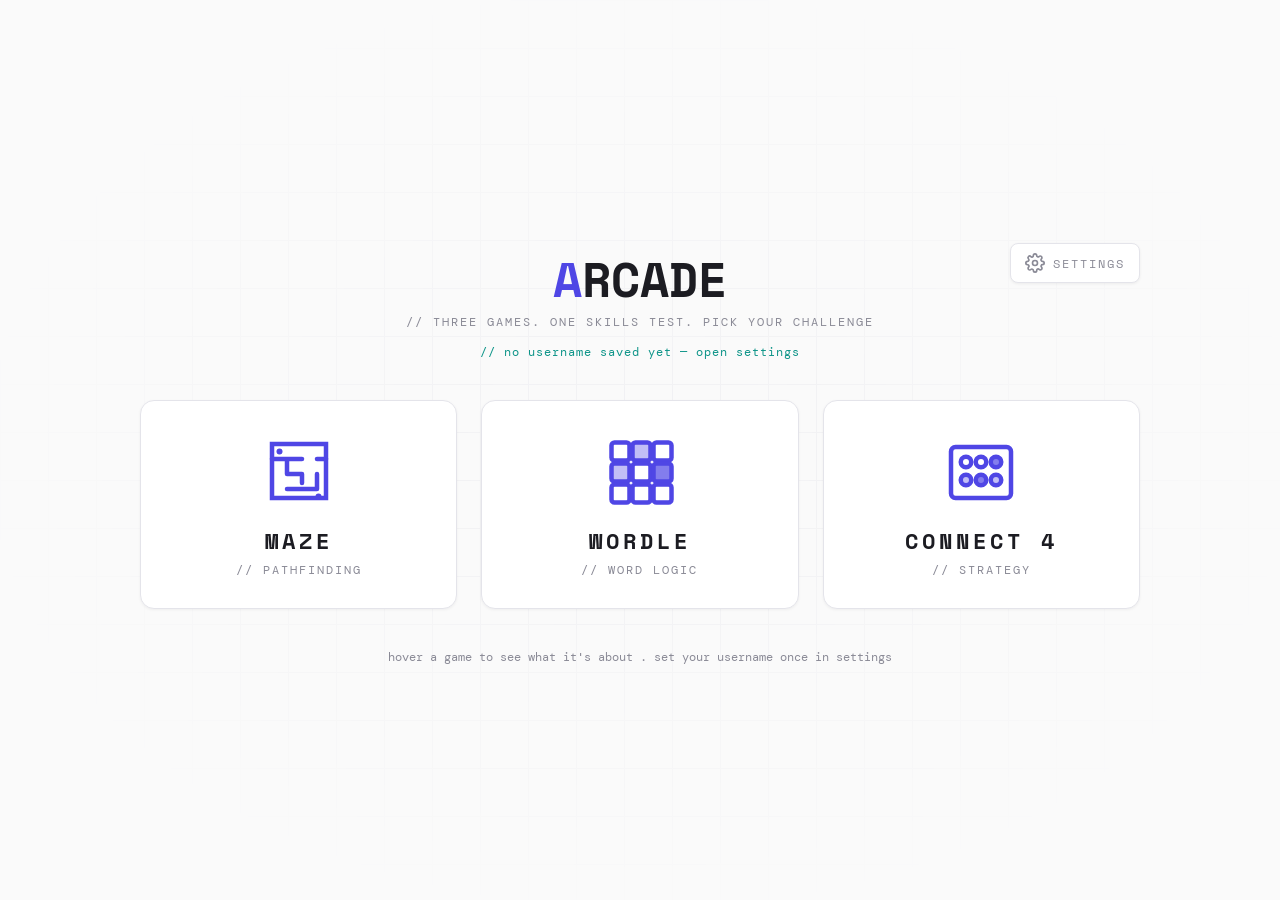
<file: index.html>
<!DOCTYPE html>
<html lang="en">
<head>
  <meta charset="UTF-8">
  <meta name="viewport" content="width=device-width, initial-scale=1.0">
  <title>ARCADE // HOME</title>
  <link href="https://fonts.googleapis.com/css2?family=Space+Mono:wght@400;700&family=DM+Mono:wght@300;400;500&display=swap" rel="stylesheet">
  <link href="landing.css" rel="stylesheet">
  <script type="text/javascript" src="Profile.js" defer></script>
  <script type="text/javascript" src="landing.js" defer></script>
</head>
<body>

<div class="bg-grid"></div>

<div class="shell">

  <header>
    <div class="logo">
      <span>A</span><span>R</span><span>C</span><span>A</span><span>D</span><span>E</span>
    </div>
    <div class="tagline">// Three games. One skills test. Pick your <span>challenge</span></div>
    <button class="settings-btn" id="settings-btn" title="Settings">
      <svg viewBox="0 0 24 24" width="20" height="20" fill="none" stroke="currentColor" stroke-width="2" stroke-linecap="round" stroke-linejoin="round">
        <circle cx="12" cy="12" r="3"></circle>
        <path d="M19.4 15a1.65 1.65 0 0 0 .33 1.82l.06.06a2 2 0 1 1-2.83 2.83l-.06-.06a1.65 1.65 0 0 0-1.82-.33 1.65 1.65 0 0 0-1 1.51V21a2 2 0 1 1-4 0v-.09A1.65 1.65 0 0 0 9 19.4a1.65 1.65 0 0 0-1.82.33l-.06.06a2 2 0 1 1-2.83-2.83l.06-.06a1.65 1.65 0 0 0 .33-1.82 1.65 1.65 0 0 0-1.51-1H3a2 2 0 1 1 0-4h.09A1.65 1.65 0 0 0 4.6 9a1.65 1.65 0 0 0-.33-1.82l-.06-.06a2 2 0 1 1 2.83-2.83l.06.06a1.65 1.65 0 0 0 1.82.33H9a1.65 1.65 0 0 0 1-1.51V3a2 2 0 1 1 4 0v.09a1.65 1.65 0 0 0 1 1.51 1.65 1.65 0 0 0 1.82-.33l.06-.06a2 2 0 1 1 2.83 2.83l-.06.06a1.65 1.65 0 0 0-.33 1.82V9a1.65 1.65 0 0 0 1.51 1H21a2 2 0 1 1 0 4h-.09a1.65 1.65 0 0 0-1.51 1z"></path>
      </svg>
      <span>SETTINGS</span>
    </button>
    <div class="profile-chip" id="profile-chip"></div>
  </header>

  <main class="game-grid">

    <a class="game-card" href="Maze/index.html">
      <div class="card-icon">
        <svg viewBox="0 0 48 48" fill="none" stroke="currentColor" stroke-width="3" stroke-linecap="round">
          <path d="M6 6h36v36H6z"/>
          <path d="M6 16h20M36 16h6M16 16v10M16 26h10M26 26v6M16 36h20M36 26v10"/>
          <circle cx="11" cy="11" r="2" fill="currentColor" stroke="none"/>
          <circle cx="37" cy="41" r="2" fill="currentColor" stroke="none"/>
        </svg>
      </div>
      <h2>MAZE</h2>
      <div class="card-sub">// pathfinding</div>
      <div class="card-desc">
        <p>Navigate a procedurally generated labyrinth and race to the exit. Five levels of increasing difficulty — every step you take is counted, so find the shortest route!</p>
        <span class="card-cta">[ PLAY &rarr; ]</span>
      </div>
    </a>

    <a class="game-card" href="Wordle/index.html">
      <div class="card-icon">
        <svg viewBox="0 0 48 48" fill="none" stroke="currentColor" stroke-width="3" stroke-linecap="round" stroke-linejoin="round">
          <rect x="5" y="5" width="12" height="12" rx="2"/>
          <rect x="19" y="5" width="12" height="12" rx="2" fill="currentColor" fill-opacity="0.35"/>
          <rect x="33" y="5" width="12" height="12" rx="2"/>
          <rect x="5" y="19" width="12" height="12" rx="2" fill="currentColor" fill-opacity="0.35"/>
          <rect x="19" y="19" width="12" height="12" rx="2"/>
          <rect x="33" y="19" width="12" height="12" rx="2" fill="currentColor" fill-opacity="0.7"/>
          <rect x="5" y="33" width="12" height="12" rx="2"/>
          <rect x="19" y="33" width="12" height="12" rx="2"/>
          <rect x="33" y="33" width="12" height="12" rx="2"/>
        </svg>
      </div>
      <h2>WORDLE</h2>
      <div class="card-sub">// word logic</div>
      <div class="card-desc">
        <p>Guess the hidden word in six tries. Every guess reveals which letters are correct, misplaced or absent. Choose 4, 5 or 6 letter words to test your vocabulary.</p>
        <span class="card-cta">[ PLAY &rarr; ]</span>
      </div>
    </a>

    <a class="game-card" href="C4/index.html">
      <div class="card-icon">
        <svg viewBox="0 0 48 48" fill="none" stroke="currentColor" stroke-width="3">
          <rect x="4" y="8" width="40" height="34" rx="3"/>
          <circle cx="14" cy="18" r="3.5"/>
          <circle cx="24" cy="18" r="3.5"/>
          <circle cx="34" cy="18" r="3.5" fill="currentColor" fill-opacity="0.7"/>
          <circle cx="14" cy="30" r="3.5" fill="currentColor" fill-opacity="0.35"/>
          <circle cx="24" cy="30" r="3.5" fill="currentColor" fill-opacity="0.7"/>
          <circle cx="34" cy="30" r="3.5" fill="currentColor" fill-opacity="0.35"/>
        </svg>
      </div>
      <h2>CONNECT 4</h2>
      <div class="card-sub">// strategy</div>
      <div class="card-desc">
        <p>Outsmart the AI by dropping pieces to line up four in a row. Four difficulty settings, from a relaxed easy mode all the way up to a ruthless master AI.</p>
        <span class="card-cta">[ PLAY &rarr; ]</span>
      </div>
    </a>

  </main>

  <footer>hover a game to see what it's about . set your username once in <span>settings</span></footer>

</div>

<div class="settings-overlay" id="settings-overlay">
  <div class="settings-panel">
    <div class="settings-title">// SETTINGS</div>

    <label class="settings-label" for="settings-username">USERNAME</label>
    <input class="settings-input" id="settings-username" placeholder="e.g. 21mirzoz" maxlength="8">
    <div class="settings-hint">// your school username — saved and auto-filled in every game</div>
    <div class="settings-warning" id="settings-warning"></div>

    <div class="settings-label">ABOUT YOU <span class="optional">(optional — used for research data only)</span></div>
    <label class="toggle-row">
      <input type="checkbox" id="settings-adhd">
      <span class="toggle-box"></span>
      <span>I have ADHD</span>
    </label>
    <label class="toggle-row">
      <input type="checkbox" id="settings-autism">
      <span class="toggle-box"></span>
      <span>I am autistic</span>
    </label>

    <div class="settings-actions">
      <button class="btn primary" id="settings-save">[ SAVE ]</button>
      <button class="btn ghost" id="settings-close">[ CLOSE ]</button>
    </div>
  </div>
</div>

</body>
</html>
</file>
<file: landing.css>
/* Clean white palette */
:root {
    --bg: #fafafa;
    --surface: #ffffff;
    --surface2: #f4f4f6;
    --border: #e4e4ea;
    --accent: #4f46e5;
    --accent2: #0d9488;
    --text: #1c1c22;
    --muted: #8a8a96;
}

* {
    box-sizing: border-box;
}

body{
    margin: 0;
    min-height: 100vh;
    background: var(--bg);
    font-family: 'DM Mono', monospace;
    color: var(--text);
    display: flex;
    align-items: center;
    justify-content: center;
}

.bg-grid{
    position: fixed;
    inset: 0;
    background-image:
        linear-gradient(var(--border) 1px, transparent 1px),
        linear-gradient(90deg, var(--border) 1px, transparent 1px);
    background-size: 48px 48px;
    mask-image: radial-gradient(ellipse at center, rgba(0,0,0,0.45), transparent 75%);
    -webkit-mask-image: radial-gradient(ellipse at center, rgba(0,0,0,0.45), transparent 75%);
    pointer-events: none;
    z-index: 0;
}

.shell{
    position: relative;
    z-index: 1;
    width: min(1000px, 94vw);
    padding: 40px 0 32px;
}

header{
    text-align: center;
    position: relative;
}

.logo span{
    display: inline-block;
    font-family: 'Space Mono', monospace;
    font-size: 3rem;
    font-weight: 700;
    color: var(--text);
    animation: logo_bob 4s ease infinite;
}
.logo span:nth-child(1) {animation-delay: 0s; color: var(--accent);}
.logo span:nth-child(2) {animation-delay: 0.15s;}
.logo span:nth-child(3) {animation-delay: 0.3s;}
.logo span:nth-child(4) {animation-delay: 0.45s;}
.logo span:nth-child(5) {animation-delay: 0.6s;}
.logo span:nth-child(6) {animation-delay: 0.75s;}

@keyframes logo_bob {
    0%, 100% { transform: translateY(0); }
    10% { transform: translateY(-6px); }
    20% { transform: translateY(0); }
}

.tagline{
    font-size: 0.75rem;
    color: var(--muted);
    text-transform: uppercase;
    letter-spacing: 2px;
}
.tagline span, footer span{
    animation: pulse_text 5s ease 1s infinite normal both;
}
@keyframes pulse_text {
    0%,100% {color: var(--muted);}
    75% {color: var(--accent);}
}

.settings-btn{
    position: absolute;
    top: 0;
    right: 0;
    display: flex;
    align-items: center;
    gap: 8px;
    background: var(--surface);
    border: 1px solid var(--border);
    border-radius: 8px;
    color: var(--muted);
    font-family: 'Space Mono', monospace;
    font-size: 0.75rem;
    letter-spacing: 2px;
    padding: 9px 14px;
    cursor: pointer;
    box-shadow: 0 1px 3px rgba(0,0,0,0.06);
    transition: border-color 0.3s, color 0.3s, transform 0.15s;
}
.settings-btn:hover{
    border-color: var(--accent);
    color: var(--accent);
}
.settings-btn:active{
    transform: scale(0.94);
}
.settings-btn svg{
    transition: transform 0.6s;
}
.settings-btn:hover svg{
    transform: rotate(90deg);
}

.profile-chip{
    margin-top: 14px;
    font-size: 0.75rem;
    color: var(--accent2);
    letter-spacing: 1px;
    min-height: 1.1em;
}

/* ---------- game cards ---------- */

.game-grid{
    display: grid;
    grid-template-columns: repeat(3, 1fr);
    gap: 24px;
    margin-top: 40px;
}

@media (max-width: 800px){
    .game-grid{
        grid-template-columns: 1fr;
    }
}

.game-card{
    position: relative;
    display: block;
    text-decoration: none;
    color: var(--text);
    background: var(--surface);
    border: 1px solid var(--border);
    border-radius: 14px;
    padding: 34px 26px 30px;
    text-align: center;
    overflow: hidden;
    box-shadow: 0 1px 3px rgba(0,0,0,0.05);
    transition: transform 0.3s, border-color 0.3s, box-shadow 0.3s;
}
.game-card:hover{
    transform: translateY(-6px);
    border-color: var(--accent);
    box-shadow: 0 18px 40px rgba(28,28,34,0.12), 0 0 0 1px rgba(79,70,229,0.12);
}

.card-icon{
    width: 72px;
    height: 72px;
    margin: 0 auto 18px;
    color: var(--accent);
    transition: color 0.3s, transform 0.3s;
}
.card-icon svg{
    width: 100%;
    height: 100%;
}
.game-card:hover .card-icon{
    color: var(--accent2);
    transform: scale(1.08);
}

.game-card h2{
    font-family: 'Space Mono', monospace;
    font-size: 1.35rem;
    letter-spacing: 4px;
    margin: 0 0 6px;
}

.card-sub{
    font-size: 0.72rem;
    color: var(--muted);
    text-transform: uppercase;
    letter-spacing: 2px;
}

/* description slides up over the card on hover */
.card-desc{
    position: absolute;
    inset: 0;
    display: flex;
    flex-direction: column;
    justify-content: center;
    gap: 14px;
    padding: 24px;
    background: rgba(255, 255, 255, 0.94);
    backdrop-filter: blur(3px);
    opacity: 0;
    transform: translateY(12px);
    transition: opacity 0.3s, transform 0.3s;
    pointer-events: none;
}
.game-card:hover .card-desc,
.game-card:focus-visible .card-desc{
    opacity: 1;
    transform: translateY(0);
}
.card-desc p{
    margin: 0;
    font-size: 0.82rem;
    line-height: 1.55;
    color: var(--text);
}
.card-cta{
    font-family: 'Space Mono', monospace;
    font-size: 0.8rem;
    letter-spacing: 3px;
    color: var(--accent);
}

footer{
    margin-top: 40px;
    font-size: 0.75rem;
    color: var(--muted);
    text-align: center;
}

/* ---------- settings panel ---------- */

.settings-overlay{
    position: fixed;
    inset: 0;
    background: rgba(28, 28, 34, 0.35);
    backdrop-filter: blur(2px);
    display: none;
    align-items: center;
    justify-content: center;
    z-index: 20;
}
.settings-overlay.active{
    display: flex;
}

.settings-panel{
    width: min(420px, 92vw);
    background: var(--surface);
    border: 1px solid var(--border);
    border-radius: 14px;
    padding: 30px 28px;
    box-shadow: 0 20px 60px rgba(28,28,34,0.25);
}

.settings-title{
    font-family: 'Space Mono', monospace;
    font-size: 1.1rem;
    letter-spacing: 4px;
    color: var(--accent);
    margin-bottom: 22px;
}

.settings-label{
    display: block;
    font-size: 0.72rem;
    letter-spacing: 2px;
    color: var(--muted);
    text-transform: uppercase;
    margin: 18px 0 8px;
}
.settings-label .optional{
    text-transform: none;
    letter-spacing: 0;
}

.settings-input{
    width: 100%;
    font-family: 'Space Mono', monospace;
    font-size: 1rem;
    background: var(--surface2);
    border: 1px solid var(--border);
    border-radius: 8px;
    color: var(--text);
    padding: 10px 12px;
    outline: none;
    transition: border-color 0.3s;
}
.settings-input:focus{
    border-color: var(--accent);
}

.settings-hint{
    font-size: 0.68rem;
    color: var(--muted);
    margin-top: 6px;
}

.settings-warning{
    color: #dc2626;
    font-family: 'Space Mono', monospace;
    font-size: 0.78rem;
    min-height: 1.2em;
    margin-top: 6px;
}

.toggle-row{
    display: flex;
    align-items: center;
    gap: 12px;
    padding: 9px 0;
    font-size: 0.9rem;
    cursor: pointer;
    color: var(--text);
    user-select: none;
}
.toggle-row input{
    display: none;
}
.toggle-box{
    width: 18px;
    height: 18px;
    flex-shrink: 0;
    border: 1px solid var(--muted);
    border-radius: 4px;
    background: var(--surface);
    position: relative;
    transition: border-color 0.2s, background 0.2s;
}
.toggle-row input:checked + .toggle-box{
    background: var(--accent);
    border-color: var(--accent);
}
.toggle-row input:checked + .toggle-box::after{
    content: "";
    position: absolute;
    inset: 3px;
    clip-path: polygon(14% 44%, 0 65%, 50% 100%, 100% 16%, 80% 0%, 43% 62%);
    background: var(--surface);
}

.settings-actions{
    display: flex;
    gap: 14px;
    margin-top: 26px;
}

.btn{
    font-family: 'Space Mono', monospace;
    letter-spacing: 3px;
    padding: 10px 16px;
    border-radius: 8px;
    cursor: pointer;
    transition: border-color 0.3s, color 0.3s, background 0.3s, transform 0.15s;
}
.btn.primary{
    background: var(--accent);
    border: 1px solid var(--accent);
    color: #ffffff;
}
.btn.primary:hover{
    background: #4338ca;
    border-color: #4338ca;
}
.btn.primary:active{
    background: var(--accent2);
    border-color: var(--accent2);
    transform: scale(0.92);
}
.btn.ghost{
    background: transparent;
    border: 1px solid var(--border);
    color: var(--muted);
}
.btn.ghost:hover{
    border-color: var(--muted);
    color: var(--text);
}
</file>
